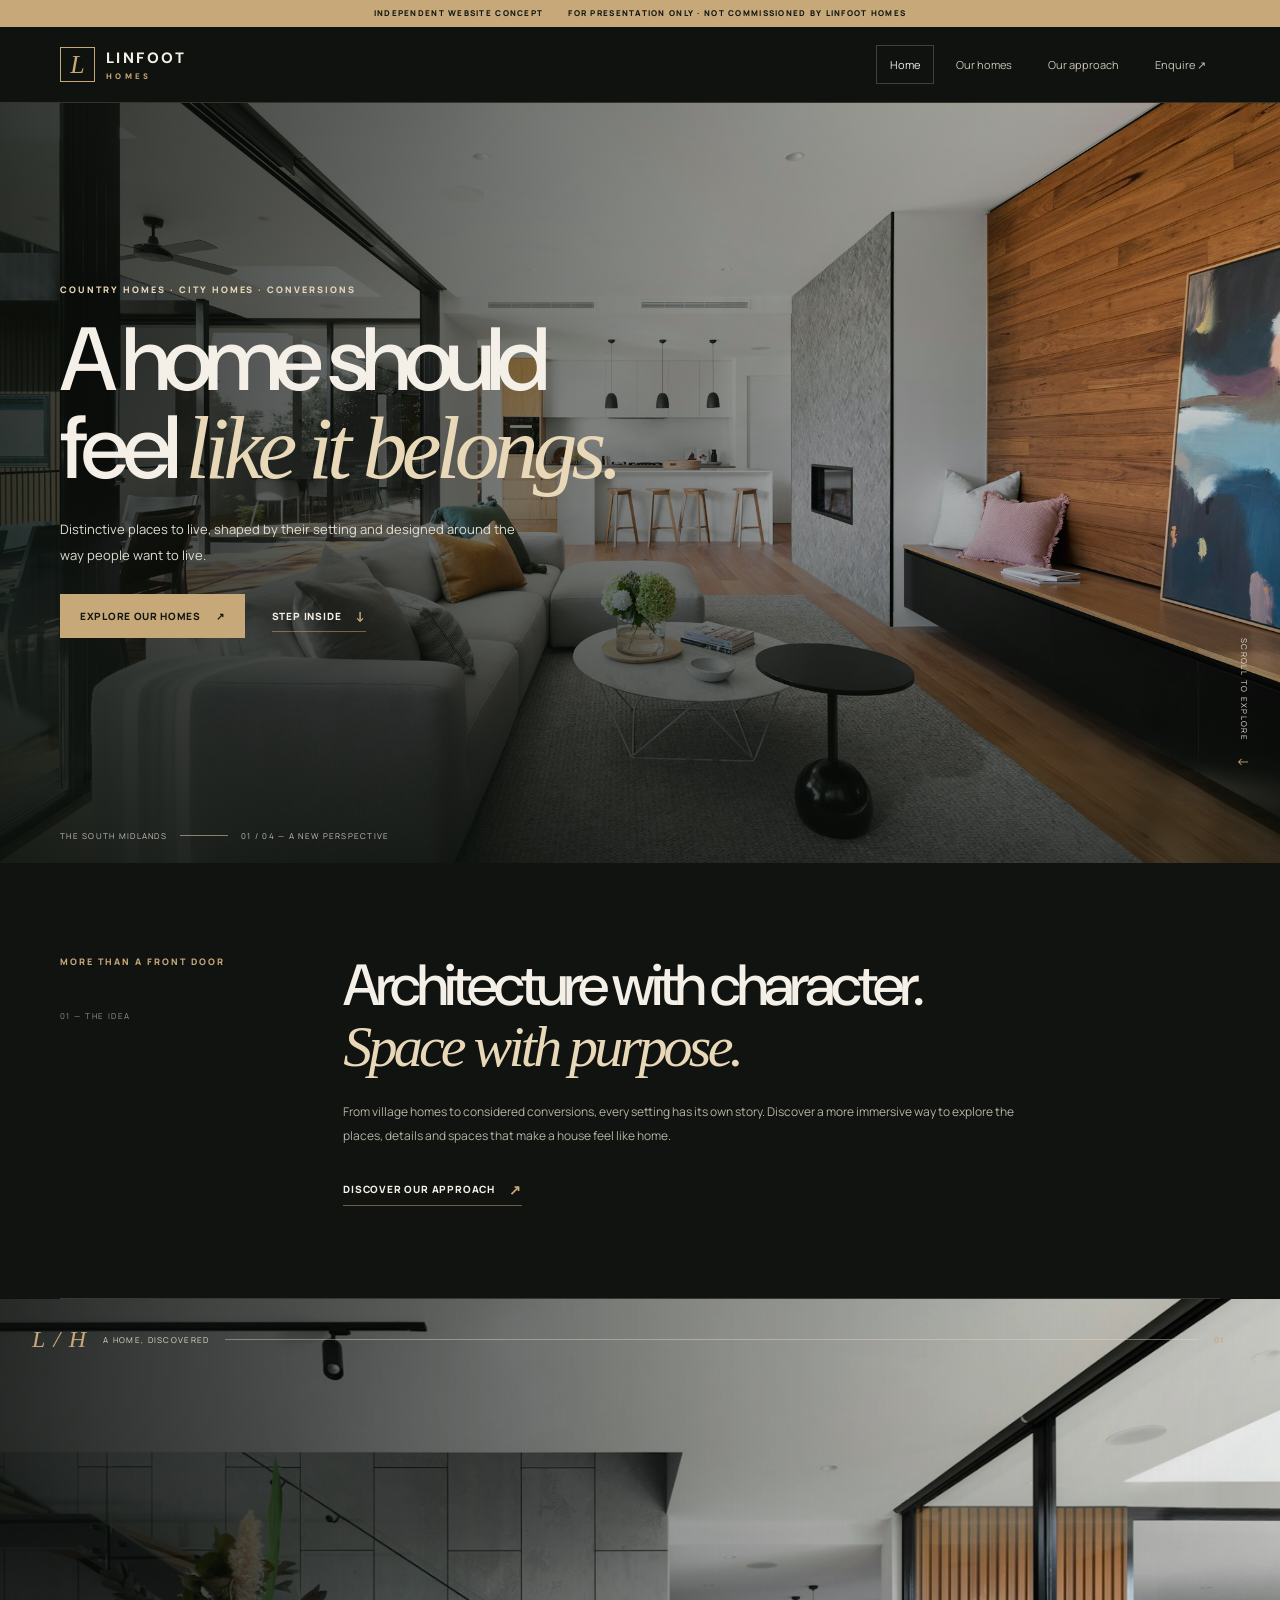
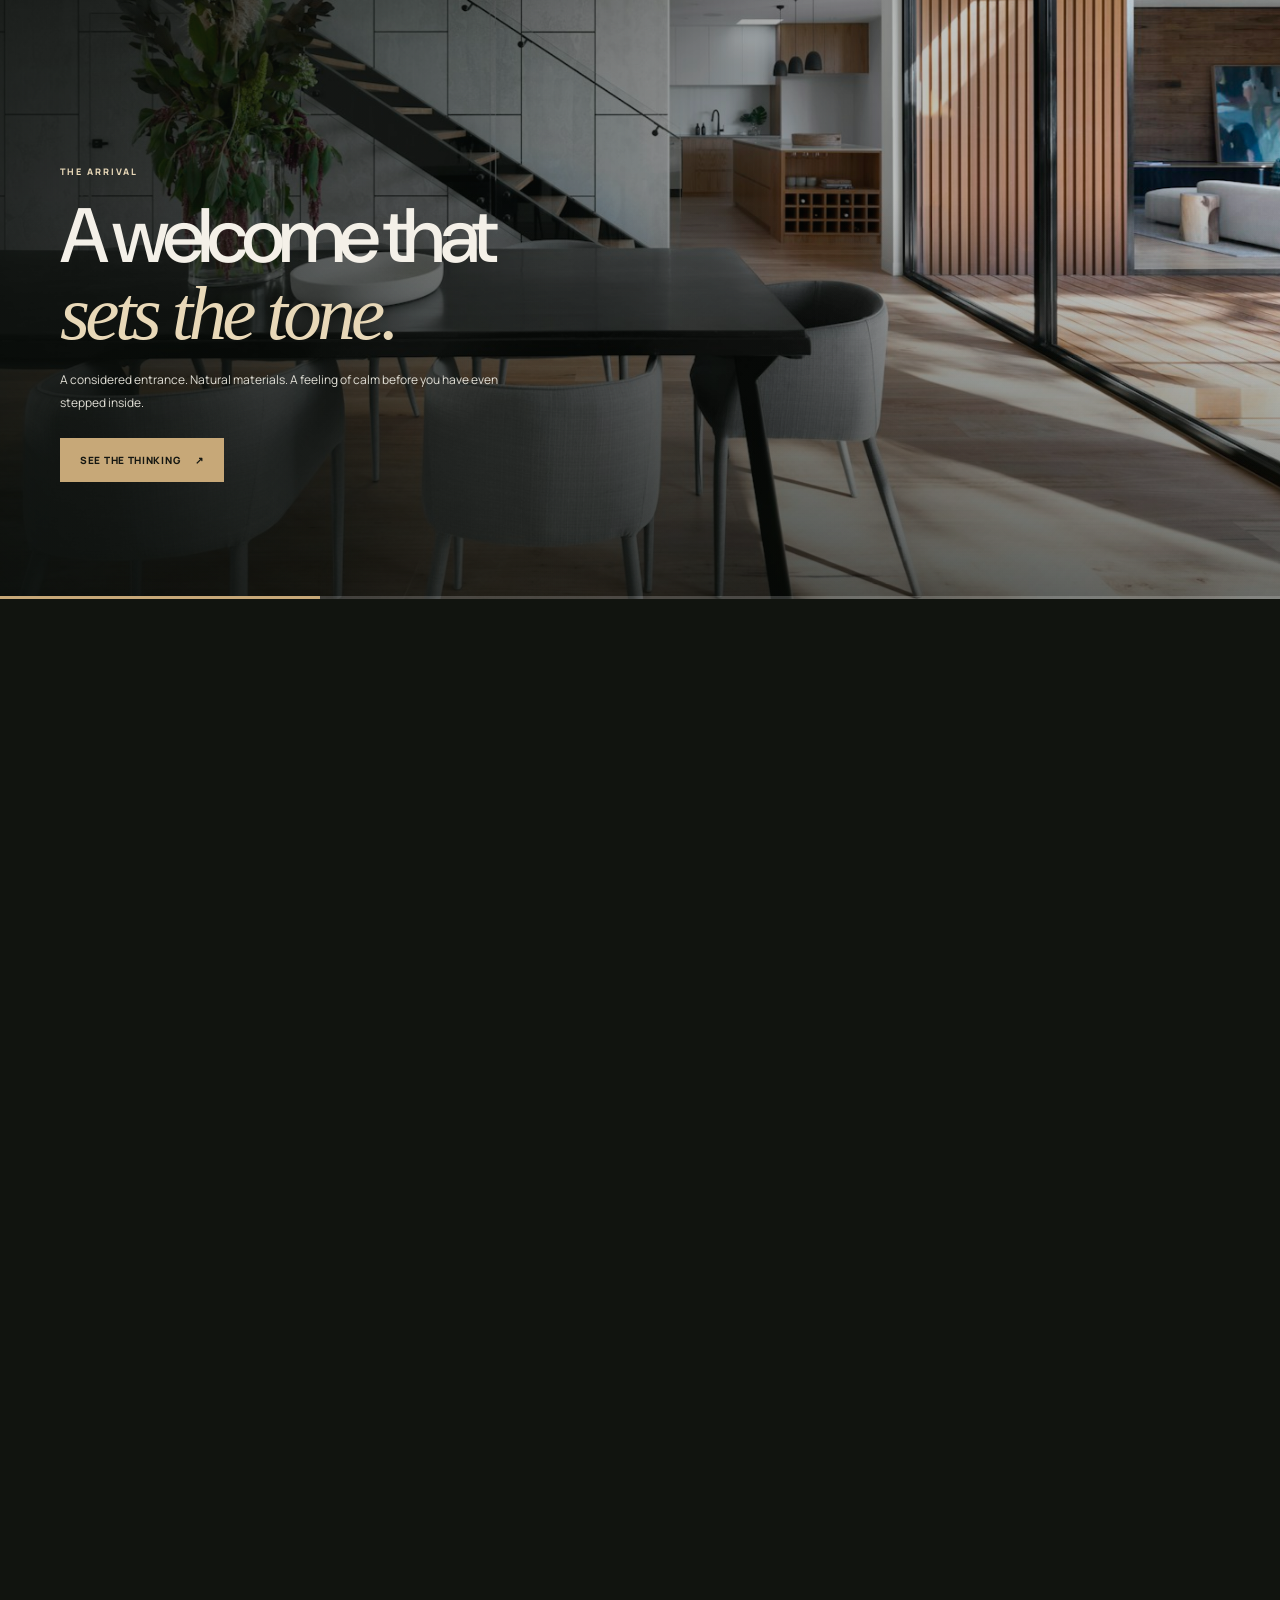
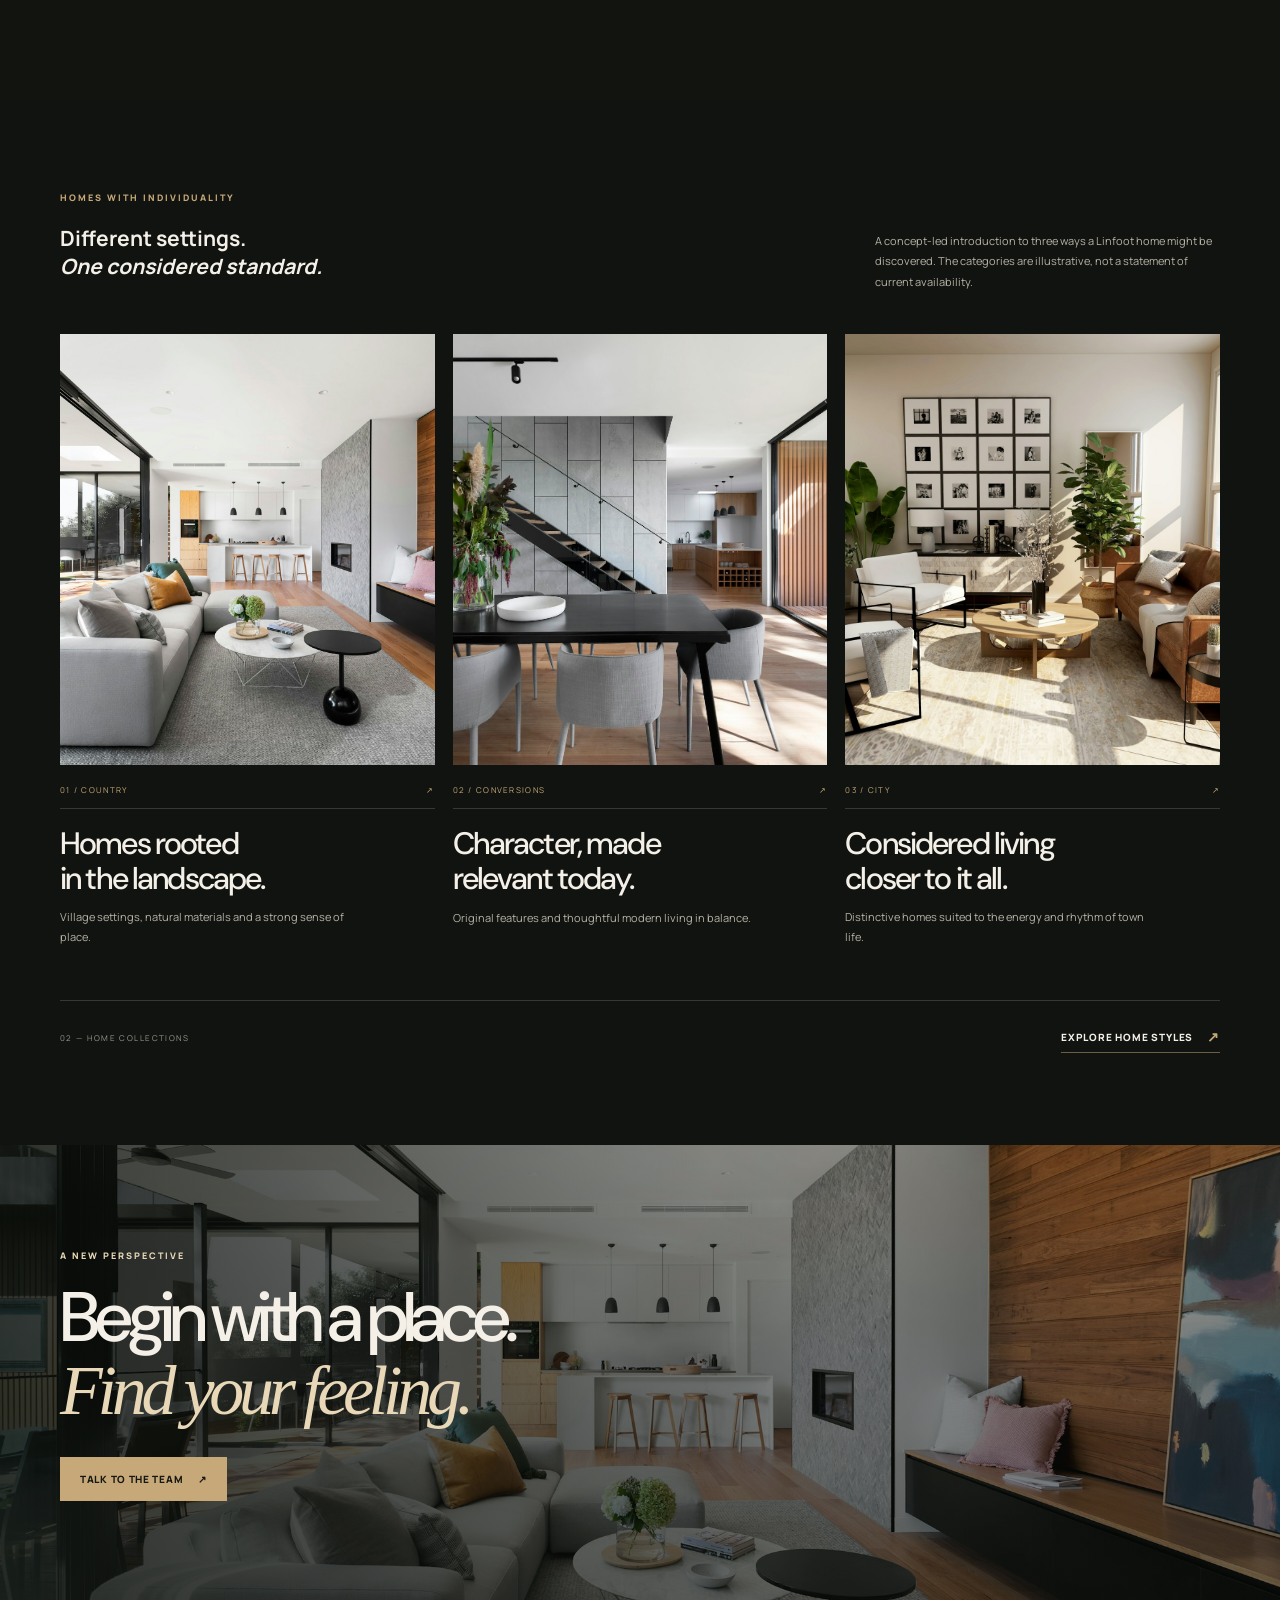
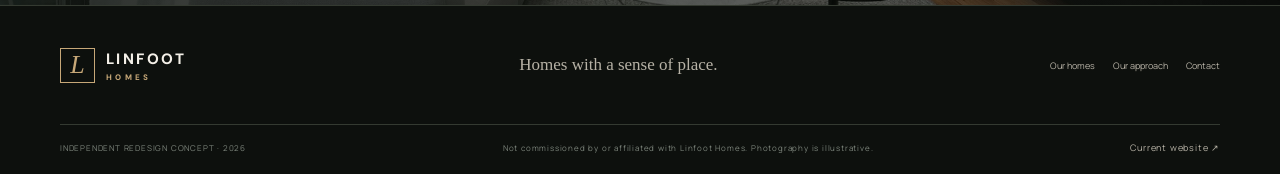
<file: index.html>
<!doctype html><html lang="en"><head><meta charset="utf-8"><meta name="viewport" content="width=device-width,initial-scale=1"><meta name="theme-color" content="#10130f"><meta name="description" content="An independent multi-page website concept for Linfoot Homes, featuring a cinematic scroll journey from corridor to rooms."><title>A home with a sense of place | Linfoot Homes — Independent Concept</title><link rel="preload" as="image" href="assets/country-home.jpg"><link rel="stylesheet" href="styles.css"><script src="script.js" defer></script></head><body><div class="concept-bar"><span>INDEPENDENT WEBSITE CONCEPT</span><span>For presentation only · Not commissioned by Linfoot Homes</span></div><header class="site-header"><a class="wordmark" href="index.html" aria-label="Linfoot Homes concept home"><span class="wordmark__icon">L</span><span class="wordmark__text">LINFOOT <small>HOMES</small></span></a><button class="menu-toggle" aria-expanded="false" aria-controls="site-nav" aria-label="Open navigation"><span></span><span></span></button><nav class="site-nav" id="site-nav" aria-label="Main navigation"><a href="index.html" class="is-active" aria-current="page">Home</a><a href="homes.html">Our homes</a><a href="approach.html">Our approach</a><a href="contact.html">Enquire <span>↗</span></a></nav></header><main>
<section class="hero"><div class="hero__image"></div><div class="hero__veil"></div><div class="hero__content wrap"><p class="eyebrow eyebrow--light">Country homes · City homes · Conversions</p><h1>A home should<br>feel <em>like it belongs.</em></h1><p class="hero__lead">Distinctive places to live, shaped by their setting and designed around the way people want to live.</p><div class="hero__actions"><a class="button button--light" href="homes.html">Explore our homes <span>↗</span></a><a class="text-link text-link--light" href="#the-experience">Step inside <span>↓</span></a></div></div><div class="hero__bottom wrap"><span>THE SOUTH MIDLANDS</span><span class="hero__rule"></span><span>01 / 04 — A NEW PERSPECTIVE</span></div><div class="hero__scroll">SCROLL TO EXPLORE <span>↓</span></div></section>
<section class="intro-section wrap section-pad"><div class="intro-section__label"><span class="eyebrow">More than a front door</span><span class="section-index">01 — THE IDEA</span></div><div class="intro-section__main"><h2>Architecture with character.<br><em>Space with purpose.</em></h2><p>From village homes to considered conversions, every setting has its own story. Discover a more immersive way to explore the places, details and spaces that make a house feel like home.</p><a class="text-link" href="approach.html">Discover our approach <span>↗</span></a></div></section>
<section class="immersive" id="the-experience" aria-label="Explore a home room by room"><div class="immersive__stage" aria-hidden="true"><div class="immersive__scene scene-hall is-active"></div><div class="immersive__scene scene-living"></div><div class="immersive__scene scene-kitchen"></div><div class="immersive__scene scene-garden"></div><div class="immersive__shade"></div><div class="immersive__hud"><span class="hud-mark">L / H</span><span class="hud-title">A HOME, DISCOVERED</span><span class="hud-line"></span><span class="hud-current"><b>01</b> / 04</span></div><div class="immersive__copy wrap" aria-live="polite"><p class="eyebrow eyebrow--light" id="journey-kicker">THE ARRIVAL</p><h2 id="journey-title">A welcome that<br><em>sets the tone.</em></h2><p id="journey-body">A considered entrance. Natural materials. A feeling of calm before you have even stepped inside.</p><a class="button button--light" id="journey-link" href="approach.html">See the thinking <span>↗</span></a></div><div class="immersive__progress"><span class="immersive__progress-fill"></span></div></div><div class="immersive__markers" aria-hidden="true"><div class="journey-marker" data-index="0" data-kicker="THE ARRIVAL" data-title="A welcome that<br><em>sets the tone.</em>" data-body="A considered entrance. Natural materials. A feeling of calm before you have even stepped inside." data-link="approach.html" data-linktext="See the thinking"></div><div class="journey-marker" data-index="1" data-kicker="THE LIVING SPACE" data-title="Room to settle.<br><em>Space to breathe.</em>" data-body="Light, proportion and texture come together to make spaces feel easy to live in, not just beautiful to look at." data-link="approach.html" data-linktext="Explore our approach"></div><div class="journey-marker" data-index="2" data-kicker="THE HEART OF HOME" data-title="Made for the<br><em>everyday moments.</em>" data-body="Thoughtful layouts and welcoming kitchens help the ordinary rituals of daily life feel a little more special." data-link="homes.html" data-linktext="Explore home styles"></div><div class="journey-marker" data-index="3" data-kicker="THE SETTING" data-title="A place to belong.<br><em>Inside and out.</em>" data-body="The architecture should sit naturally in its surroundings, bringing the home and its setting into one considered whole." data-link="homes.html" data-linktext="Find your next chapter"></div></div></section>
<section class="signature-section wrap section-pad"><div class="signature-section__top"><div><p class="eyebrow">Homes with individuality</p><h2>Different settings.<br><em>One considered standard.</em></h2></div><p class="signature-section__aside">A concept-led introduction to three ways a Linfoot home might be discovered. The categories are illustrative, not a statement of current availability.</p></div><div class="home-cards"><a class="home-card" href="homes.html#country-homes"><div class="home-card__image home-card__image--country"></div><div class="home-card__meta"><span>01 / COUNTRY</span><span>↗</span></div><h3>Homes rooted<br>in the landscape.</h3><p>Village settings, natural materials and a strong sense of place.</p></a><a class="home-card" href="homes.html#conversions"><div class="home-card__image home-card__image--conversion"></div><div class="home-card__meta"><span>02 / CONVERSIONS</span><span>↗</span></div><h3>Character, made<br>relevant today.</h3><p>Original features and thoughtful modern living in balance.</p></a><a class="home-card" href="homes.html#city-homes"><div class="home-card__image home-card__image--city"></div><div class="home-card__meta"><span>03 / CITY</span><span>↗</span></div><h3>Considered living<br>closer to it all.</h3><p>Distinctive homes suited to the energy and rhythm of town life.</p></a></div><div class="section-end"><span class="section-index">02 — HOME COLLECTIONS</span><a class="text-link" href="homes.html">Explore home styles <span>↗</span></a></div></section>
<section class="closing-banner"><div class="closing-banner__image"></div><div class="closing-banner__shade"></div><div class="closing-banner__content wrap"><p class="eyebrow eyebrow--light">A new perspective</p><h2>Begin with a place.<br><em>Find your feeling.</em></h2><a class="button button--light" href="contact.html">Talk to the team <span>↗</span></a></div></section></main><footer class="site-footer"><div class="site-footer__top wrap"><a class="wordmark" href="index.html"><span class="wordmark__icon">L</span><span class="wordmark__text">LINFOOT <small>HOMES</small></span></a><p>Homes with a sense of place.</p><div class="site-footer__links"><a href="homes.html">Our homes</a><a href="approach.html">Our approach</a><a href="contact.html">Contact</a></div></div><div class="site-footer__bottom wrap"><span>INDEPENDENT REDESIGN CONCEPT · 2026</span><span>Not commissioned by or affiliated with Linfoot Homes. Photography is illustrative.</span><a href="https://www.linfoothomes.co.uk/" target="_blank" rel="noopener noreferrer">Current website ↗</a></div></footer></body></html>
</file>
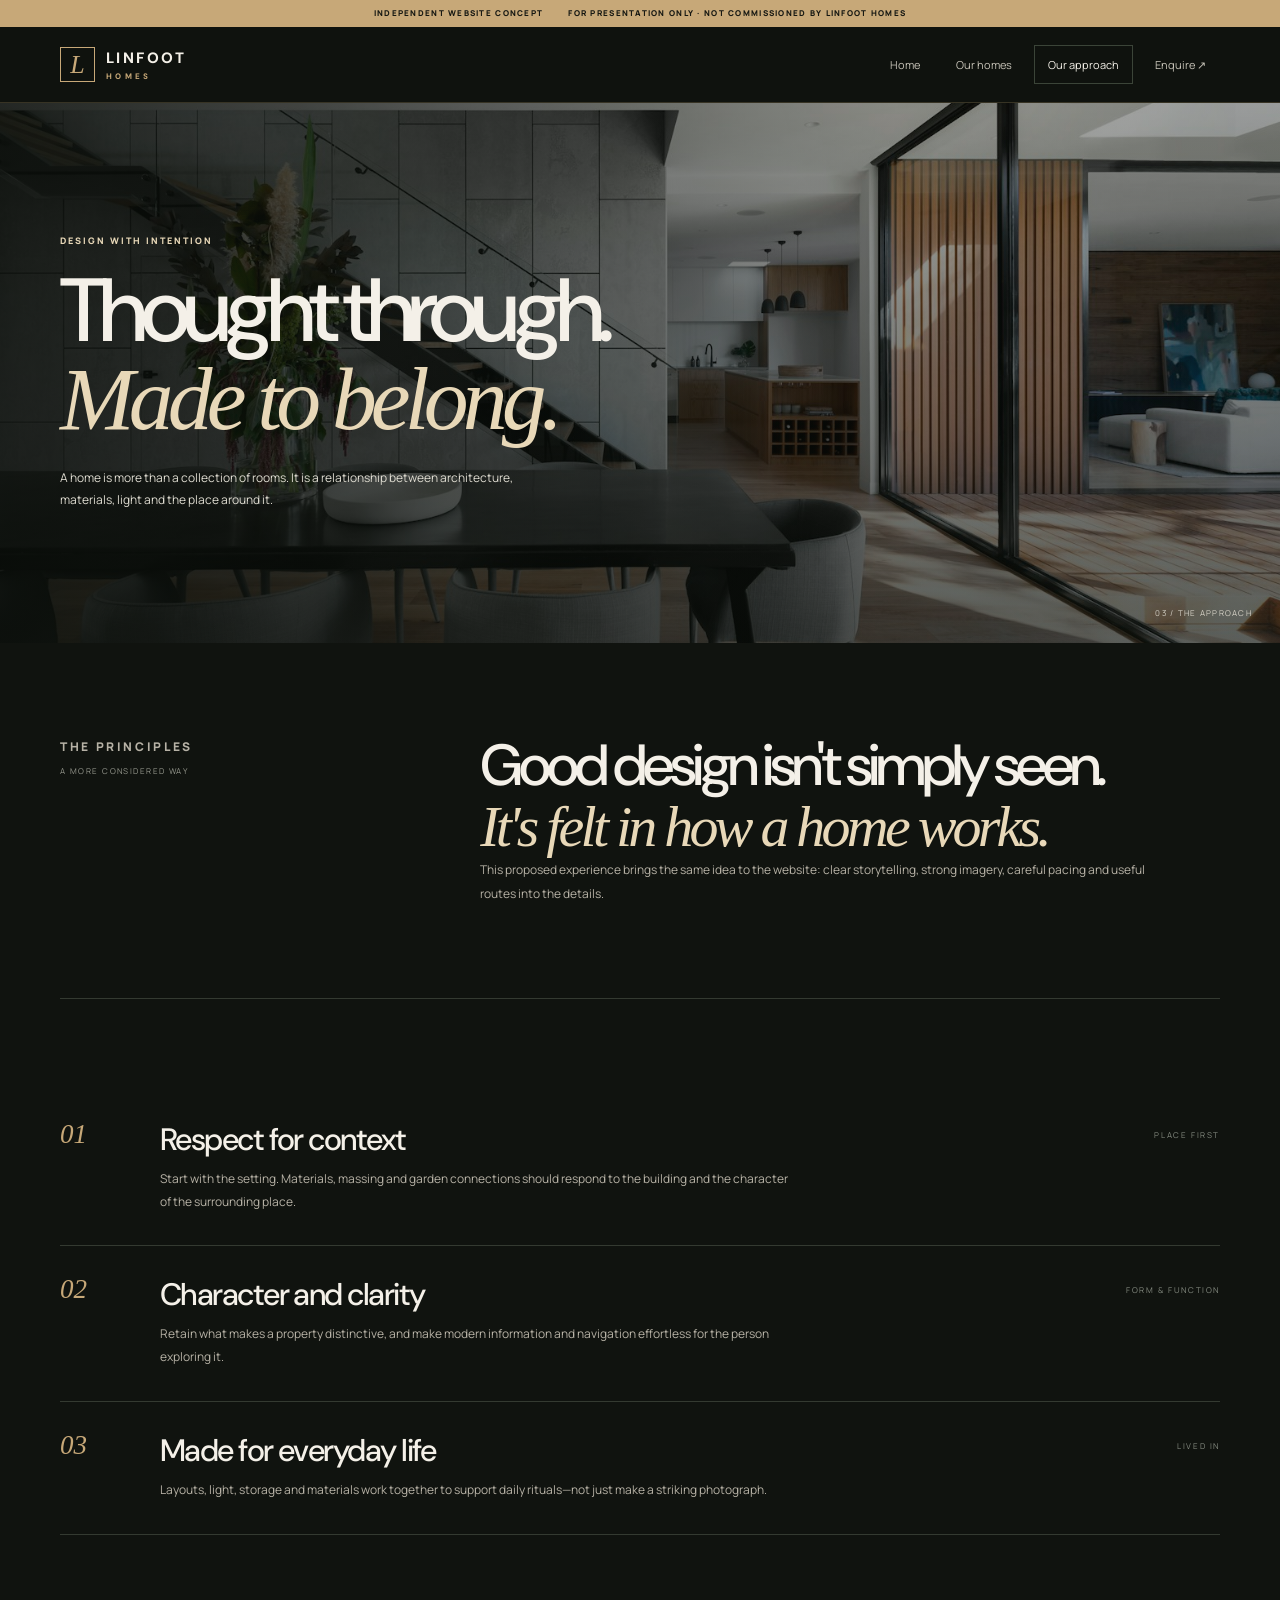
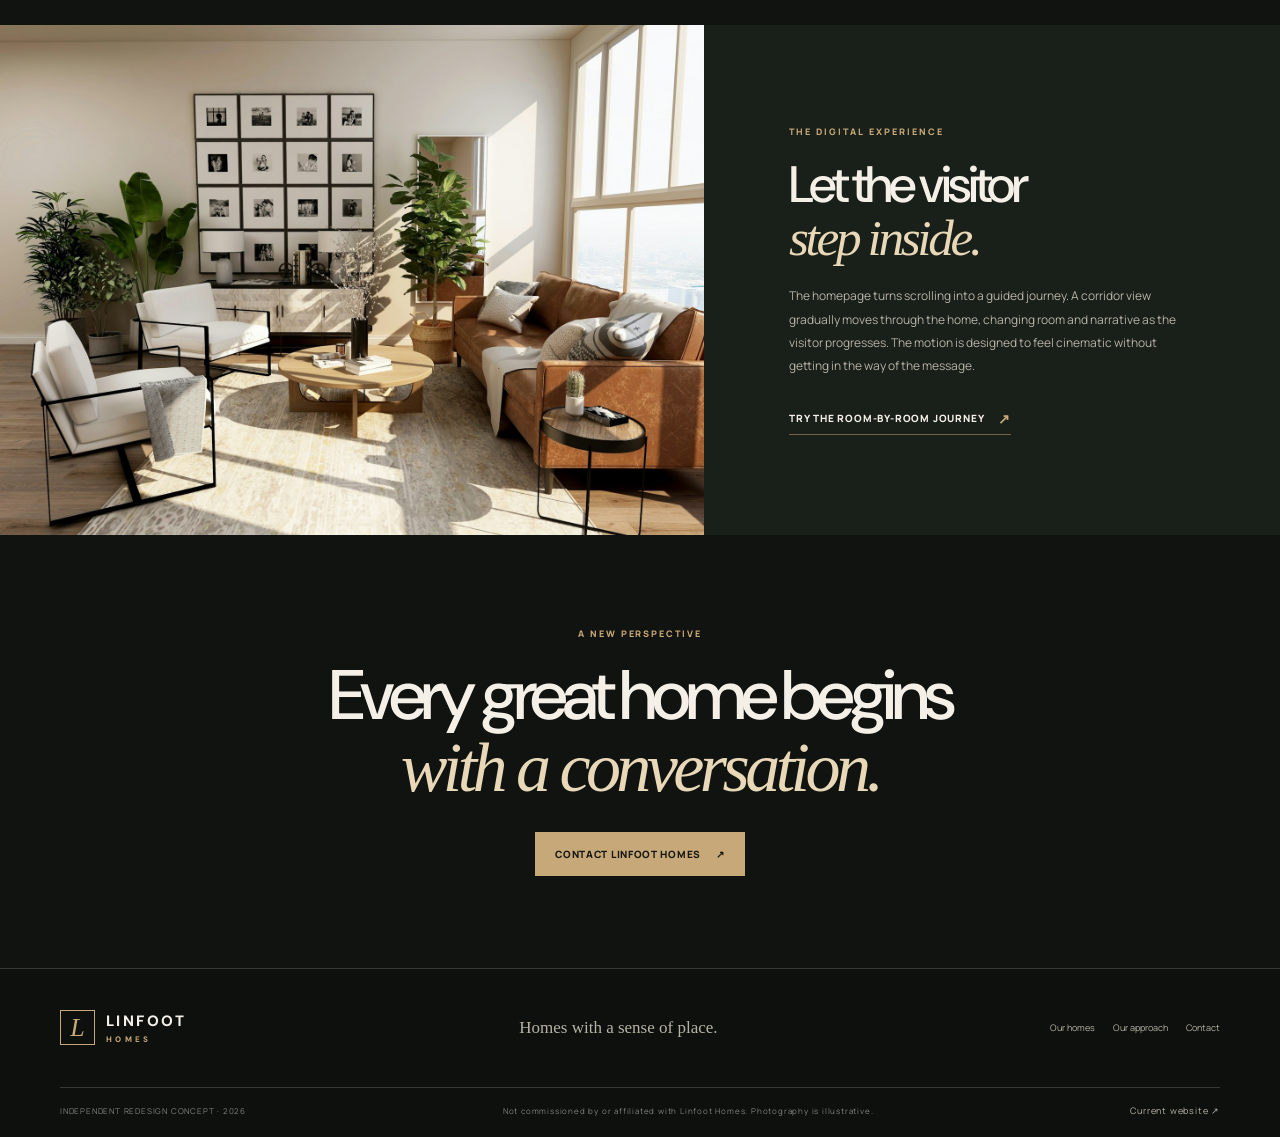
<file: approach.html>
<!doctype html><html lang="en"><head><meta charset="utf-8"><meta name="viewport" content="width=device-width,initial-scale=1"><meta name="theme-color" content="#10130f"><meta name="description" content="An architectural design story exploring setting, character and everyday living."><title>Our approach | Linfoot Homes — Independent Concept</title><link rel="preload" as="image" href="assets/country-home.jpg"><link rel="stylesheet" href="styles.css"><script src="script.js" defer></script></head><body><div class="concept-bar"><span>INDEPENDENT WEBSITE CONCEPT</span><span>For presentation only · Not commissioned by Linfoot Homes</span></div><header class="site-header"><a class="wordmark" href="index.html" aria-label="Linfoot Homes concept home"><span class="wordmark__icon">L</span><span class="wordmark__text">LINFOOT <small>HOMES</small></span></a><button class="menu-toggle" aria-expanded="false" aria-controls="site-nav" aria-label="Open navigation"><span></span><span></span></button><nav class="site-nav" id="site-nav" aria-label="Main navigation"><a href="index.html">Home</a><a href="homes.html">Our homes</a><a href="approach.html" class="is-active" aria-current="page">Our approach</a><a href="contact.html">Enquire <span>↗</span></a></nav></header><main><section class="page-hero"><div class="page-hero__image page-hero__image--hall"></div><div class="page-hero__shade"></div><div class="page-hero__content wrap"><p class="eyebrow eyebrow--light">Design with intention</p><h1>Thought through.<br><em>Made to belong.</em></h1><p>A home is more than a collection of rooms. It is a relationship between architecture, materials, light and the place around it.</p></div><div class="page-hero__stamp">03 / THE APPROACH</div></section>
<section class="page-intro wrap section-pad"><div><p class="eyebrow">The principles</p><span class="section-index">A MORE CONSIDERED WAY</span></div><div><h2>Good design isn't simply seen.<br><em>It's felt in how a home works.</em></h2><p>This proposed experience brings the same idea to the website: clear storytelling, strong imagery, careful pacing and useful routes into the details.</p></div></section>
<section class="principles wrap section-pad"><article class="principle"><div class="principle__number">01</div><div><h3>Respect for context</h3><p>Start with the setting. Materials, massing and garden connections should respond to the building and the character of the surrounding place.</p></div><div class="principle__tag">PLACE FIRST</div></article><article class="principle"><div class="principle__number">02</div><div><h3>Character and clarity</h3><p>Retain what makes a property distinctive, and make modern information and navigation effortless for the person exploring it.</p></div><div class="principle__tag">FORM & FUNCTION</div></article><article class="principle"><div class="principle__number">03</div><div><h3>Made for everyday life</h3><p>Layouts, light, storage and materials work together to support daily rituals—not just make a striking photograph.</p></div><div class="principle__tag">LIVED IN</div></article></section>
<section class="approach-feature"><div class="approach-feature__image"></div><div class="approach-feature__copy"><p class="eyebrow">The digital experience</p><h2>Let the visitor<br><em>step inside.</em></h2><p>The homepage turns scrolling into a guided journey. A corridor view gradually moves through the home, changing room and narrative as the visitor progresses. The motion is designed to feel cinematic without getting in the way of the message.</p><a class="text-link" href="index.html#the-experience">Try the room-by-room journey <span>↗</span></a></div></section>
<section class="simple-cta wrap section-pad"><p class="eyebrow">A new perspective</p><h2>Every great home begins<br><em>with a conversation.</em></h2><a class="button button--light" href="contact.html">Contact Linfoot Homes <span>↗</span></a></section></main><footer class="site-footer"><div class="site-footer__top wrap"><a class="wordmark" href="index.html"><span class="wordmark__icon">L</span><span class="wordmark__text">LINFOOT <small>HOMES</small></span></a><p>Homes with a sense of place.</p><div class="site-footer__links"><a href="homes.html">Our homes</a><a href="approach.html">Our approach</a><a href="contact.html">Contact</a></div></div><div class="site-footer__bottom wrap"><span>INDEPENDENT REDESIGN CONCEPT · 2026</span><span>Not commissioned by or affiliated with Linfoot Homes. Photography is illustrative.</span><a href="https://www.linfoothomes.co.uk/" target="_blank" rel="noopener noreferrer">Current website ↗</a></div></footer></body></html>
</file>
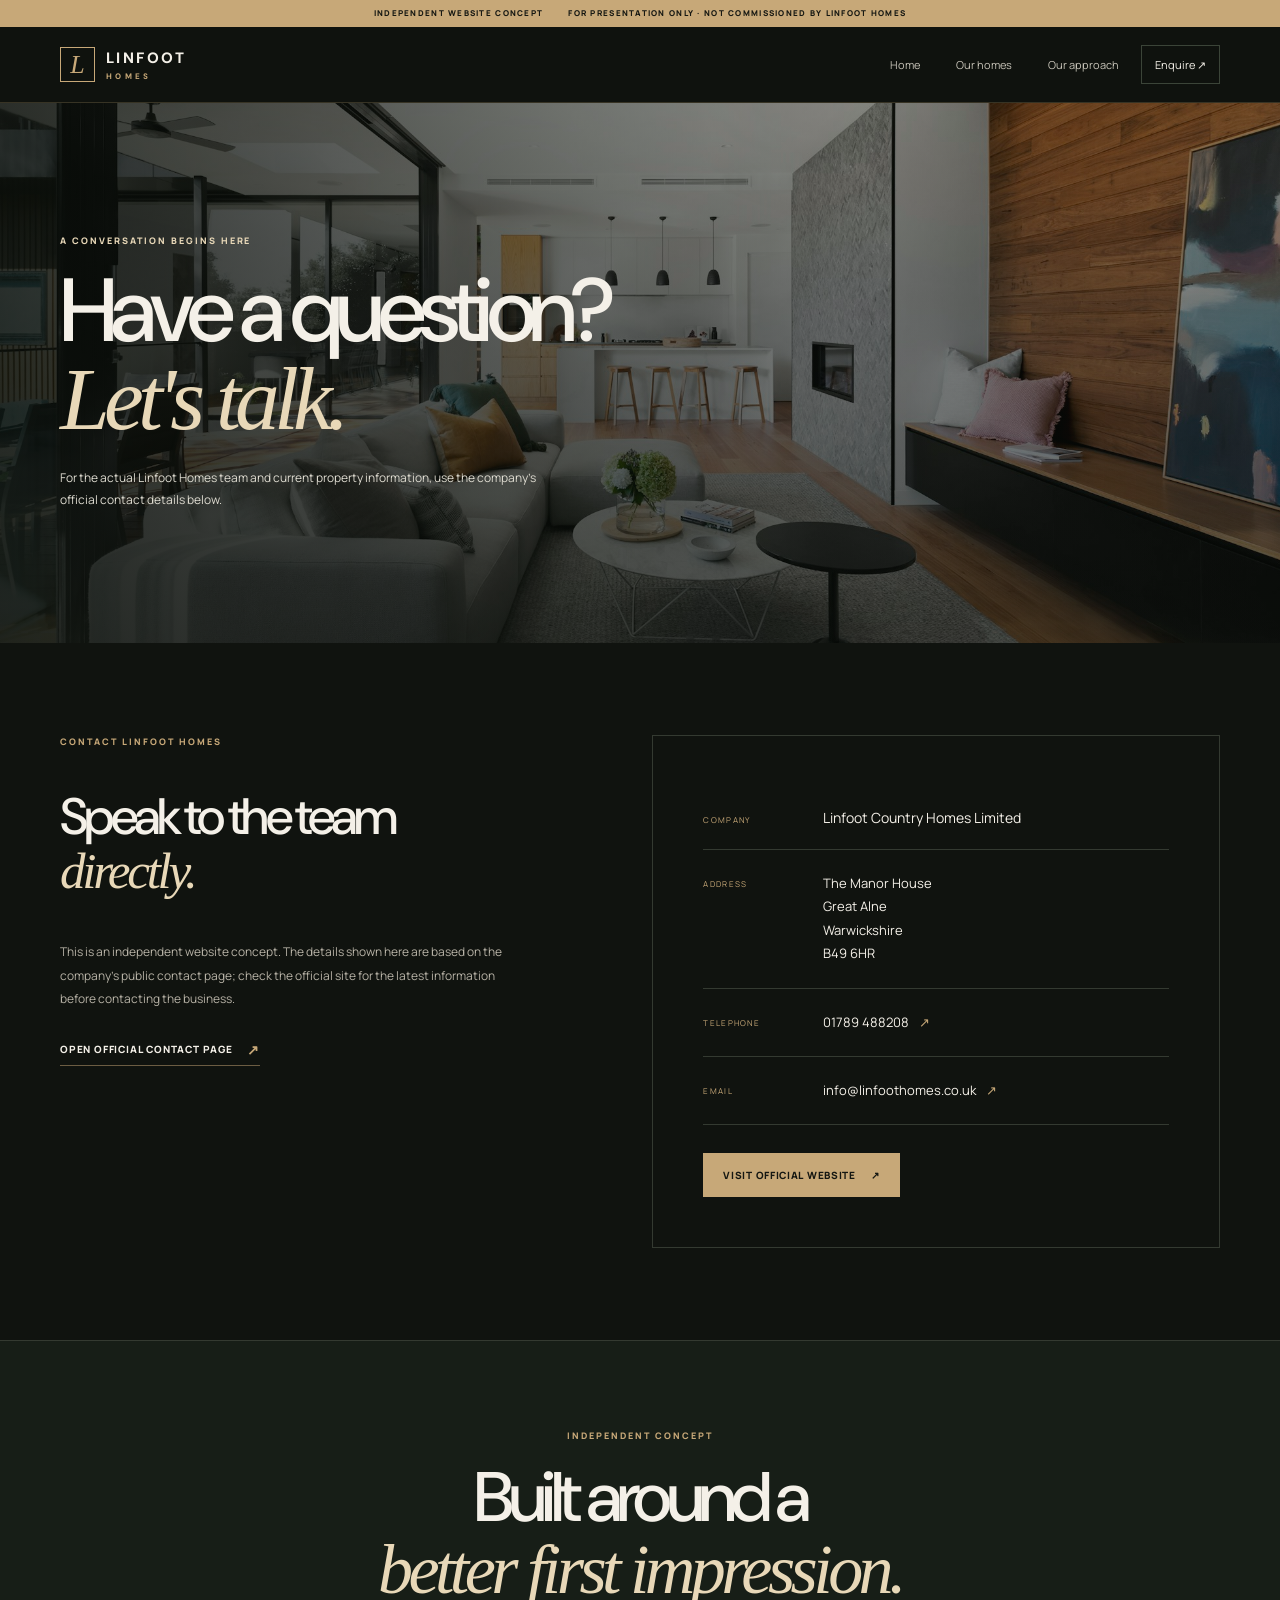
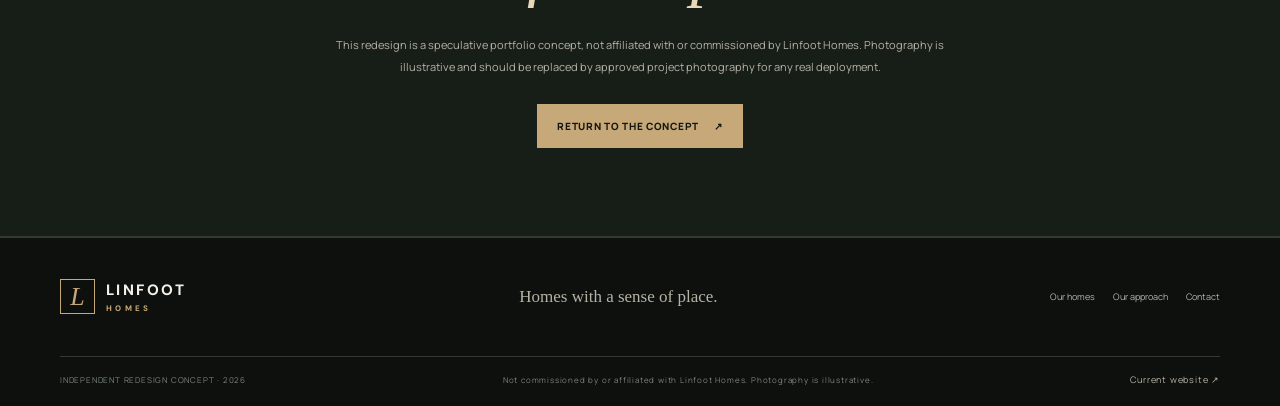
<file: contact.html>
<!doctype html><html lang="en"><head><meta charset="utf-8"><meta name="viewport" content="width=device-width,initial-scale=1"><meta name="theme-color" content="#10130f"><meta name="description" content="Official Linfoot Homes contact information for a speculative website redesign concept."><title>Enquire | Linfoot Homes — Independent Concept</title><link rel="preload" as="image" href="assets/country-home.jpg"><link rel="stylesheet" href="styles.css"><script src="script.js" defer></script></head><body><div class="concept-bar"><span>INDEPENDENT WEBSITE CONCEPT</span><span>For presentation only · Not commissioned by Linfoot Homes</span></div><header class="site-header"><a class="wordmark" href="index.html" aria-label="Linfoot Homes concept home"><span class="wordmark__icon">L</span><span class="wordmark__text">LINFOOT <small>HOMES</small></span></a><button class="menu-toggle" aria-expanded="false" aria-controls="site-nav" aria-label="Open navigation"><span></span><span></span></button><nav class="site-nav" id="site-nav" aria-label="Main navigation"><a href="index.html">Home</a><a href="homes.html">Our homes</a><a href="approach.html">Our approach</a><a href="contact.html" class="is-active" aria-current="page">Enquire <span>↗</span></a></nav></header><main><section class="contact-hero"><div class="contact-hero__image"></div><div class="contact-hero__shade"></div><div class="contact-hero__content wrap"><p class="eyebrow eyebrow--light">A conversation begins here</p><h1>Have a question?<br><em>Let's talk.</em></h1><p>For the actual Linfoot Homes team and current property information, use the company's official contact details below.</p></div></section>
<section class="contact-layout wrap section-pad"><div class="contact-layout__intro"><p class="eyebrow">Contact Linfoot Homes</p><h2>Speak to the team<br><em>directly.</em></h2><p>This is an independent website concept. The details shown here are based on the company's public contact page; check the official site for the latest information before contacting the business.</p><a class="text-link" href="https://www.linfoothomes.co.uk/contactus.php" target="_blank" rel="noopener noreferrer">Open official contact page <span>↗</span></a></div><div class="contact-card"><div class="contact-card__row"><span class="contact-card__label">COMPANY</span><div>Linfoot Country Homes Limited</div></div><div class="contact-card__row"><span class="contact-card__label">ADDRESS</span><address>The Manor House<br>Great Alne<br>Warwickshire<br>B49 6HR</address></div><div class="contact-card__row"><span class="contact-card__label">TELEPHONE</span><a href="tel:+441789488208">01789 488208 <span>↗</span></a></div><div class="contact-card__row"><span class="contact-card__label">EMAIL</span><a href="mailto:info@linfoothomes.co.uk">info@linfoothomes.co.uk <span>↗</span></a></div><a class="button button--light contact-card__button" href="https://www.linfoothomes.co.uk/contactus.php" target="_blank" rel="noopener noreferrer">Visit official website <span>↗</span></a></div></section>
<section class="contact-note"><div class="wrap"><p class="eyebrow">Independent concept</p><h2>Built around a<br><em>better first impression.</em></h2><p>This redesign is a speculative portfolio concept, not affiliated with or commissioned by Linfoot Homes. Photography is illustrative and should be replaced by approved project photography for any real deployment.</p><a class="button button--light" href="index.html">Return to the concept <span>↗</span></a></div></section></main><footer class="site-footer"><div class="site-footer__top wrap"><a class="wordmark" href="index.html"><span class="wordmark__icon">L</span><span class="wordmark__text">LINFOOT <small>HOMES</small></span></a><p>Homes with a sense of place.</p><div class="site-footer__links"><a href="homes.html">Our homes</a><a href="approach.html">Our approach</a><a href="contact.html">Contact</a></div></div><div class="site-footer__bottom wrap"><span>INDEPENDENT REDESIGN CONCEPT · 2026</span><span>Not commissioned by or affiliated with Linfoot Homes. Photography is illustrative.</span><a href="https://www.linfoothomes.co.uk/" target="_blank" rel="noopener noreferrer">Current website ↗</a></div></footer></body></html>
</file>
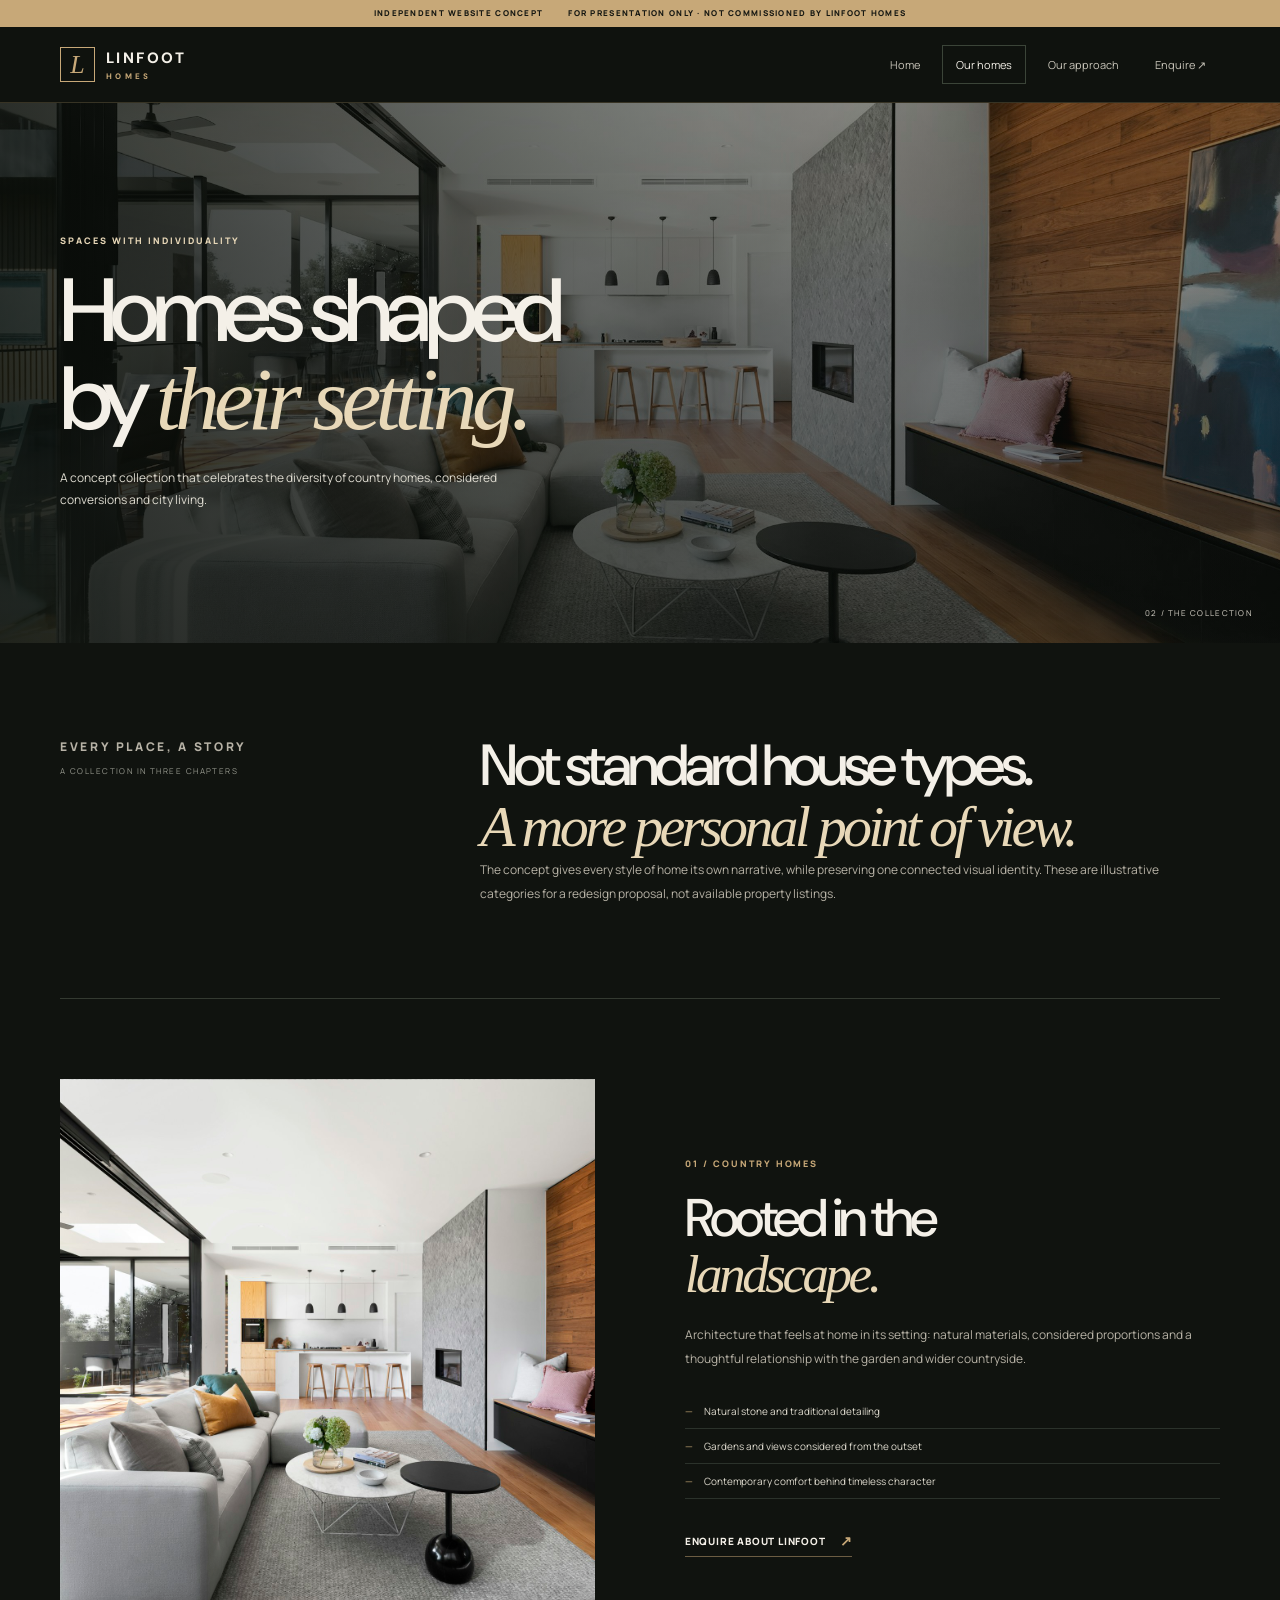
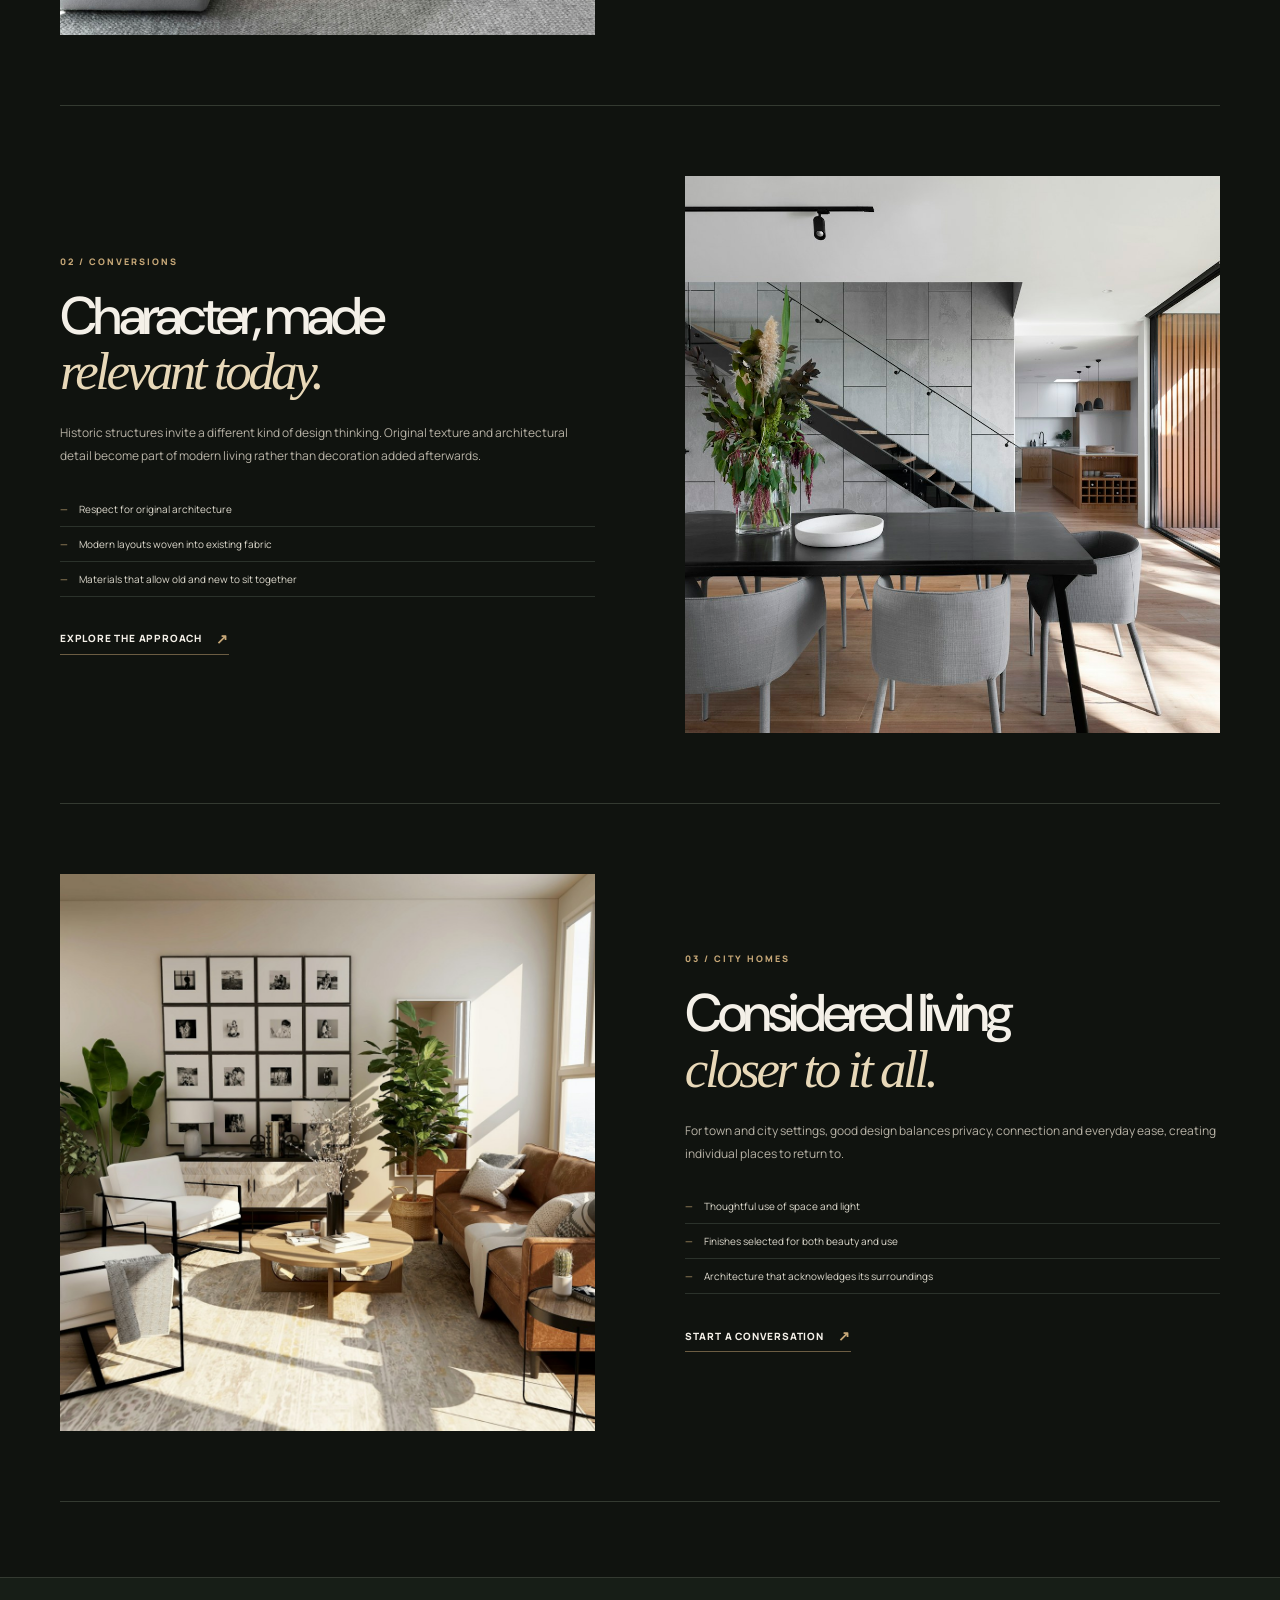
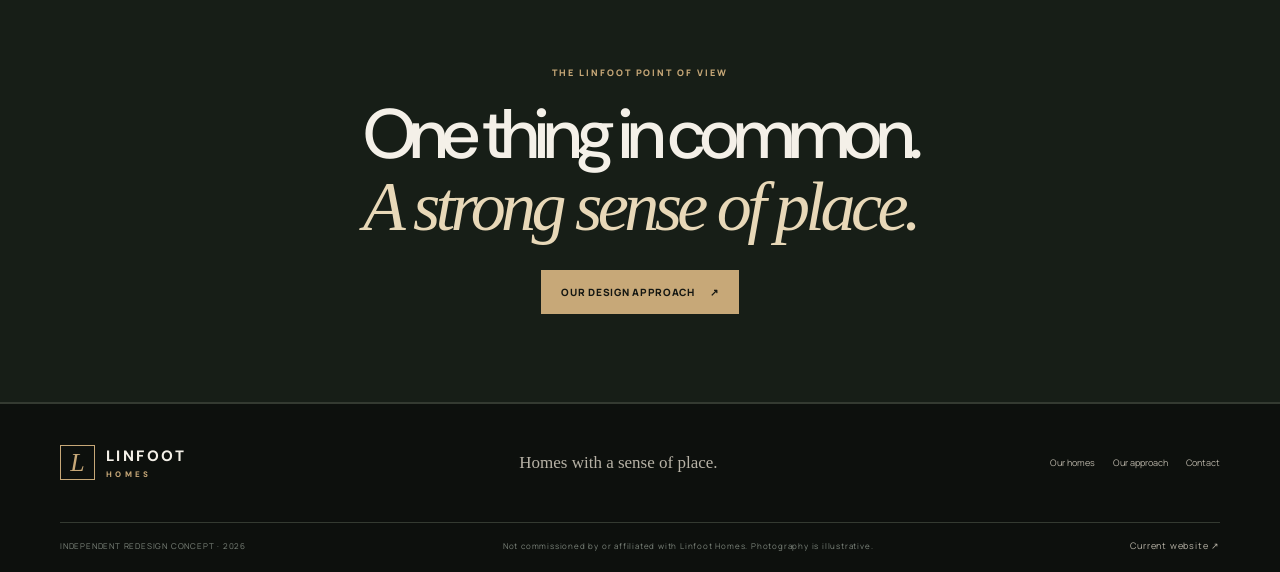
<file: homes.html>
<!doctype html><html lang="en"><head><meta charset="utf-8"><meta name="viewport" content="width=device-width,initial-scale=1"><meta name="theme-color" content="#10130f"><meta name="description" content="A concept collection for country homes, conversions and city homes."><title>Our homes | Linfoot Homes — Independent Concept</title><link rel="preload" as="image" href="assets/country-home.jpg"><link rel="stylesheet" href="styles.css"><script src="script.js" defer></script></head><body><div class="concept-bar"><span>INDEPENDENT WEBSITE CONCEPT</span><span>For presentation only · Not commissioned by Linfoot Homes</span></div><header class="site-header"><a class="wordmark" href="index.html" aria-label="Linfoot Homes concept home"><span class="wordmark__icon">L</span><span class="wordmark__text">LINFOOT <small>HOMES</small></span></a><button class="menu-toggle" aria-expanded="false" aria-controls="site-nav" aria-label="Open navigation"><span></span><span></span></button><nav class="site-nav" id="site-nav" aria-label="Main navigation"><a href="index.html">Home</a><a href="homes.html" class="is-active" aria-current="page">Our homes</a><a href="approach.html">Our approach</a><a href="contact.html">Enquire <span>↗</span></a></nav></header><main><section class="page-hero"><div class="page-hero__image page-hero__image--house"></div><div class="page-hero__shade"></div><div class="page-hero__content wrap"><p class="eyebrow eyebrow--light">Spaces with individuality</p><h1>Homes shaped<br>by <em>their setting.</em></h1><p>A concept collection that celebrates the diversity of country homes, considered conversions and city living.</p></div><div class="page-hero__stamp">02 / THE COLLECTION</div></section>
<section class="page-intro wrap section-pad"><div><p class="eyebrow">Every place, a story</p><span class="section-index">A COLLECTION IN THREE CHAPTERS</span></div><div><h2>Not standard house types.<br><em>A more personal point of view.</em></h2><p>The concept gives every style of home its own narrative, while preserving one connected visual identity. These are illustrative categories for a redesign proposal, not available property listings.</p></div></section>
<section class="collection-list wrap"><article class="collection-item" id="country-homes"><div class="collection-item__image collection-item__image--country"></div><div class="collection-item__copy"><p class="eyebrow">01 / Country homes</p><h2>Rooted in the<br><em>landscape.</em></h2><p>Architecture that feels at home in its setting: natural materials, considered proportions and a thoughtful relationship with the garden and wider countryside.</p><ul><li>Natural stone and traditional detailing</li><li>Gardens and views considered from the outset</li><li>Contemporary comfort behind timeless character</li></ul><a class="text-link" href="contact.html">Enquire about Linfoot <span>↗</span></a></div></article>
<article class="collection-item collection-item--reverse" id="conversions"><div class="collection-item__image collection-item__image--conversion"></div><div class="collection-item__copy"><p class="eyebrow">02 / Conversions</p><h2>Character, made<br><em>relevant today.</em></h2><p>Historic structures invite a different kind of design thinking. Original texture and architectural detail become part of modern living rather than decoration added afterwards.</p><ul><li>Respect for original architecture</li><li>Modern layouts woven into existing fabric</li><li>Materials that allow old and new to sit together</li></ul><a class="text-link" href="approach.html">Explore the approach <span>↗</span></a></div></article>
<article class="collection-item" id="city-homes"><div class="collection-item__image collection-item__image--city"></div><div class="collection-item__copy"><p class="eyebrow">03 / City homes</p><h2>Considered living<br><em>closer to it all.</em></h2><p>For town and city settings, good design balances privacy, connection and everyday ease, creating individual places to return to.</p><ul><li>Thoughtful use of space and light</li><li>Finishes selected for both beauty and use</li><li>Architecture that acknowledges its surroundings</li></ul><a class="text-link" href="contact.html">Start a conversation <span>↗</span></a></div></article></section>
<section class="statement-band"><div class="statement-band__inner wrap"><p class="eyebrow">The Linfoot point of view</p><h2>One thing in common.<br><em>A strong sense of place.</em></h2><a class="button button--light" href="approach.html">Our design approach <span>↗</span></a></div></section></main><footer class="site-footer"><div class="site-footer__top wrap"><a class="wordmark" href="index.html"><span class="wordmark__icon">L</span><span class="wordmark__text">LINFOOT <small>HOMES</small></span></a><p>Homes with a sense of place.</p><div class="site-footer__links"><a href="homes.html">Our homes</a><a href="approach.html">Our approach</a><a href="contact.html">Contact</a></div></div><div class="site-footer__bottom wrap"><span>INDEPENDENT REDESIGN CONCEPT · 2026</span><span>Not commissioned by or affiliated with Linfoot Homes. Photography is illustrative.</span><a href="https://www.linfoothomes.co.uk/" target="_blank" rel="noopener noreferrer">Current website ↗</a></div></footer></body></html>
</file>
<file: styles.css>
@import url('https://fonts.googleapis.com/css2?family=DM+Sans:wght@400;500;600;700&family=Manrope:wght@400;500;600;700;800&display=swap');
:root{--ink:#f4f0e8;--muted:#b7b2a6;--paper:#10130f;--panel:#1a201a;--line:#343a31;--gold:#c7a878;--gold-light:#e8d8b8;--green:#27372b;--serif:Georgia,'Times New Roman',serif;--display:'DM Sans',sans-serif;--body:'Manrope',sans-serif;--width:1160px}*{box-sizing:border-box}html{scroll-behavior:smooth;scroll-padding-top:85px}body{margin:0;background:var(--paper);color:var(--ink);font-family:var(--body),sans-serif;font-size:14px}a{color:inherit;text-decoration:none}img{display:block;max-width:100%}.wrap{width:min(var(--width),calc(100% - 48px));margin-inline:auto}.concept-bar{min-height:27px;padding:7px 24px;display:flex;justify-content:center;gap:25px;background:#c7a878;color:#151712;text-transform:uppercase;font-size:8px;letter-spacing:.16em;font-weight:800}.site-header{position:sticky;top:0;z-index:20;display:flex;align-items:center;justify-content:space-between;gap:24px;padding:18px max(24px,calc((100% - var(--width))/2));background:rgba(16,19,15,.92);border-bottom:1px solid rgba(199,168,120,.22);backdrop-filter:blur(16px)}.wordmark{display:flex;align-items:center;gap:11px}.wordmark__icon{display:grid;place-items:center;width:35px;height:35px;border:1px solid var(--gold);color:var(--gold);font:italic 26px var(--serif)}.wordmark__text{font:800 15px var(--display);letter-spacing:.16em}.wordmark__text small{display:block;font-size:8px;letter-spacing:.42em;color:var(--gold);margin-top:3px}.site-nav{display:flex;align-items:center;gap:8px}.site-nav a{font-size:11px;color:#c8c4b9;padding:11px 13px;border:1px solid transparent;transition:color .25s,border-color .25s,background .25s}.site-nav a:hover,.site-nav a.is-active{color:var(--ink);border-color:#3b4438}.site-nav .nav-contact{background:var(--gold);color:#171912;border-color:var(--gold);font-weight:800}.site-nav .nav-contact span{margin-left:9px}.menu-toggle{display:none;background:none;border:1px solid var(--line);width:42px;height:39px}.menu-toggle span{display:block;width:17px;height:1px;background:var(--ink);margin:5px auto}.eyebrow{font-size:9px;letter-spacing:.22em;text-transform:uppercase;color:var(--gold);font-weight:800;margin:0 0 20px}.eyebrow--light{color:var(--gold-light)}.section-index{font-size:8px;letter-spacing:.18em;color:#96988e}.hero{min-height:min(760px,calc(100svh - 80px));position:relative;display:flex;align-items:center;overflow:hidden;background:#242a23}.hero__image,.hero__veil{position:absolute;inset:0}.hero__image{background:url('assets/country-home.jpg') center 54%/cover;transform:scale(1.015);animation:heroDrift 18s ease-in-out infinite alternate}.hero__veil{background:linear-gradient(90deg,rgba(10,14,10,.83),rgba(10,14,10,.45) 51%,rgba(10,14,10,.08)),linear-gradient(0deg,rgba(10,14,10,.66),transparent 47%)}.hero__content{position:relative;z-index:1;padding:75px 0 120px}.hero h1,.page-hero h1,.contact-hero h1{font:500 clamp(48px,7vw,92px)/.98 var(--display);letter-spacing:-.075em;margin:0;max-width:850px}.hero h1 em,.intro-section h2 em,.section h2 em,.home-card h3 em,.page-hero h1 em,.page-intro h2 em,.collection-item h2 em,.statement-band h2 em,.approach-feature h2 em,.simple-cta h2 em,.contact-hero h1 em,.contact-layout h2 em,.contact-note h2 em{font-family:var(--serif);font-weight:400;letter-spacing:-.065em;color:var(--gold-light)}.hero__lead{font-size:13px;line-height:1.95;color:#e0ddd3;max-width:470px;margin:26px 0}.hero__actions{display:flex;align-items:center;gap:27px;flex-wrap:wrap}.button{display:inline-flex;align-items:center;justify-content:center;gap:15px;padding:14px 19px;border:1px solid var(--gold);font-size:10px;letter-spacing:.07em;text-transform:uppercase;font-weight:800;transition:transform .25s,background .25s,color .25s}.button:hover{transform:translateY(-2px)}.button--light{color:#151712;background:var(--gold)}.text-link{display:inline-flex;align-items:center;gap:14px;font-size:10px;letter-spacing:.08em;text-transform:uppercase;font-weight:800;padding:6px 0;border-bottom:1px solid rgba(199,168,120,.5)}.text-link span{color:var(--gold);font-size:14px}.text-link--light{color:#f3efe6}.hero__bottom{position:absolute;bottom:22px;left:0;right:0;z-index:1;display:flex;align-items:center;gap:13px;color:#c4c1b6;font-size:8px;letter-spacing:.16em}.hero__rule{height:1px;background:rgba(233,218,185,.52);width:48px}.hero__scroll{position:absolute;right:26px;bottom:95px;writing-mode:vertical-rl;z-index:2;color:#e1ddcf;font-size:8px;letter-spacing:.17em}.hero__scroll span{font-size:14px;display:inline-block;margin-top:12px;color:var(--gold)}@keyframes heroDrift{from{transform:scale(1.015)}to{transform:scale(1.07)}}.section-pad{padding-block:92px}.intro-section{display:grid;grid-template-columns:.4fr 1.6fr;gap:5vw;border-bottom:1px solid var(--line)}.intro-section__label{display:flex;flex-direction:column;gap:22px;align-items:flex-start}.intro-section h2,.page-intro h2{font:500 clamp(35px,4.7vw,58px)/1.05 var(--display);letter-spacing:-.07em;margin:0}.intro-section__main p,.page-intro p{font-size:12px;line-height:2;color:var(--muted);max-width:700px;margin:22px 0 26px}.immersive{position:relative;isolation:isolate;background:#11140f}.immersive__stage{position:sticky;top:0;height:100svh;min-height:560px;overflow:hidden;margin-bottom:-100svh;z-index:0;background:#222920}.immersive__scene{position:absolute;inset:-2%;opacity:0;background-size:cover;background-position:center;transform:scale(1.25);transition:opacity .95s ease,transform 1.8s cubic-bezier(.2,.65,.15,1),background-position 1.8s cubic-bezier(.2,.65,.15,1);will-change:transform,opacity}.immersive__scene.is-active{opacity:1;transform:scale(1.025)}.scene-hall{background-image:url('assets/corridor.jpg');background-position:center 48%}.scene-living{background-image:url('assets/corridor.jpg');background-position:30% 50%;transform:scale(1.5)}.scene-kitchen{background-image:url('assets/kitchen.jpg');background-position:center 54%;transform:scale(1.28)}.scene-garden{background-image:url('assets/country-home.jpg');background-position:center 56%;transform:scale(1.22)}.scene-living.is-active{transform:scale(1.08)}.scene-kitchen.is-active,.scene-garden.is-active{transform:scale(1.025)}.immersive__shade{position:absolute;inset:0;background:linear-gradient(90deg,rgba(9,13,10,.82),rgba(9,13,10,.43) 48%,rgba(9,13,10,.05)),linear-gradient(0deg,rgba(7,10,7,.58),transparent 45%)}.immersive__hud{position:absolute;top:27px;left:32px;right:32px;display:flex;align-items:center;gap:16px;color:#ded8c9;font-size:8px;letter-spacing:.16em}.hud-mark{font:italic 24px var(--serif);color:var(--gold)}.hud-line{height:1px;background:rgba(230,218,193,.42);flex:1}.hud-current{color:#ccc7bc}.hud-current b{color:var(--gold);font-weight:600}.immersive__copy{position:absolute;left:0;right:0;bottom:clamp(72px,13vh,135px);pointer-events:none}.immersive__copy>*{pointer-events:auto}.immersive__copy h2{font:500 clamp(40px,6.4vw,77px)/1 var(--display);letter-spacing:-.075em;margin:0;max-width:780px;min-height:1.9em}.immersive__copy h2 em{font-family:var(--serif);font-weight:400;color:var(--gold-light);letter-spacing:-.06em}.immersive__copy>p:not(.eyebrow){max-width:460px;color:#e0ded5;font-size:12px;line-height:1.9;margin:17px 0 23px}.immersive__progress{position:absolute;bottom:0;height:3px;left:0;right:0;background:rgba(255,255,255,.18)}.immersive__progress-fill{display:block;height:100%;width:25%;background:var(--gold);transition:width .7s cubic-bezier(.22,.61,.36,1)}.immersive__markers{position:relative;z-index:1}.journey-marker{height:100svh;min-height:560px;pointer-events:none}.signature-section__top{display:flex;align-items:end;justify-content:space-between;gap:40px;margin-bottom:37px}.section h2{font:500 clamp(33px,4.5vw,54px)/1.05 var(--display);letter-spacing:-.07em;margin:0}.signature-section__aside{color:var(--muted);font-size:11px;line-height:1.9;max-width:345px;margin:0 0 4px}.home-cards{display:grid;grid-template-columns:repeat(3,1fr);gap:18px}.home-card{display:block;min-width:0}.home-card__image{aspect-ratio:4/4.6;background-size:cover;background-position:center;transition:filter .45s,transform .7s;overflow:hidden}.home-card:hover .home-card__image{filter:brightness(1.08)}.home-card__image--country{background-image:url('assets/country-home.jpg')}.home-card__image--conversion{background-image:url('assets/corridor.jpg');background-position:45% center}.home-card__image--city{background-image:url('assets/kitchen.jpg')}.home-card__meta{display:flex;justify-content:space-between;margin-top:19px;padding-bottom:13px;border-bottom:1px solid var(--line);font-size:8px;letter-spacing:.16em;color:var(--gold)}.home-card h3{font:500 clamp(22px,2.5vw,31px)/1.12 var(--display);letter-spacing:-.06em;margin:18px 0 9px}.home-card p{font-size:11px;color:var(--muted);line-height:1.8;max-width:300px}.section-end{display:flex;align-items:center;justify-content:space-between;border-top:1px solid var(--line);margin-top:42px;padding-top:20px}.closing-banner{position:relative;min-height:460px;display:flex;align-items:center;overflow:hidden}.closing-banner__image,.closing-banner__shade{position:absolute;inset:0}.closing-banner__image{background:url('assets/country-home.jpg') center 48%/cover;transform:scale(1.02)}.closing-banner__shade{background:linear-gradient(90deg,rgba(10,14,10,.81),rgba(10,14,10,.36) 70%),linear-gradient(0deg,rgba(10,14,10,.34),transparent)}.closing-banner__content{position:relative;z-index:1;padding:90px 0}.closing-banner h2,.statement-band h2,.simple-cta h2,.contact-note h2{font:500 clamp(40px,5.5vw,70px)/1.03 var(--display);letter-spacing:-.075em;margin:0 0 30px}.closing-banner h2 em,.statement-band h2 em,.contact-note h2 em{color:var(--gold-light);font-family:var(--serif);font-weight:400}.site-footer{border-top:1px solid var(--line);background:#0d100d}.site-footer__top{display:flex;align-items:center;justify-content:space-between;gap:24px;padding:32px 0}.site-footer__top>p{font-family:var(--serif);font-size:17px;color:var(--muted)}.site-footer__links{display:flex;gap:18px}.site-footer__links a,.site-footer__bottom a{font-size:9px;color:var(--muted)}.site-footer__links a:hover,.site-footer__bottom a:hover{color:var(--gold)}.site-footer__bottom{border-top:1px solid var(--line);padding:16px 0 20px;display:flex;justify-content:space-between;gap:15px;align-items:center;font-size:8px;letter-spacing:.1em;color:#7d857c}.page-hero,.contact-hero{min-height:540px;position:relative;display:flex;align-items:center;overflow:hidden}.page-hero__image,.page-hero__shade,.contact-hero__image,.contact-hero__shade{position:absolute;inset:0}.page-hero__image,.contact-hero__image{background-size:cover;background-position:center;transform:scale(1.02)}.page-hero__image--house,.contact-hero__image{background-image:url('assets/country-home.jpg');background-position:center 55%}.page-hero__image--hall{background-image:url('assets/corridor.jpg');background-position:center 48%}.page-hero__shade,.contact-hero__shade{background:linear-gradient(90deg,rgba(10,14,10,.83),rgba(10,14,10,.39) 70%),linear-gradient(0deg,rgba(10,14,10,.46),transparent)}.page-hero__content,.contact-hero__content{position:relative;z-index:1;padding:85px 0}.page-hero__content>p:last-child,.contact-hero__content>p:last-child{max-width:505px;color:#dedbd0;font-size:12px;line-height:1.9;margin:24px 0 0}.page-hero__stamp{position:absolute;right:28px;bottom:25px;font-size:8px;letter-spacing:.16em;color:#d7d3c8}.page-intro{display:grid;grid-template-columns:.65fr 1.35fr;gap:5vw;border-bottom:1px solid var(--line)}.page-intro p{margin:0}.collection-list{padding-top:10px;padding-bottom:75px}.collection-item{display:grid;grid-template-columns:1fr 1fr;gap:clamp(35px,7vw,90px);align-items:center;padding:70px 0;border-bottom:1px solid var(--line);scroll-margin-top:90px}.collection-item--reverse .collection-item__image{order:2}.collection-item__image{aspect-ratio:1/1.04;background-size:cover;background-position:center}.collection-item__image--country{background-image:url('assets/country-home.jpg')}.collection-item__image--conversion{background-image:url('assets/corridor.jpg');background-position:35% center}.collection-item__image--city{background-image:url('assets/kitchen.jpg')}.collection-item__copy h2{font:500 clamp(32px,4.3vw,53px)/1.05 var(--display);letter-spacing:-.07em;margin:0}.collection-item__copy>p:not(.eyebrow){color:var(--muted);font-size:12px;line-height:1.95;margin:21px 0}.collection-item ul{list-style:none;padding:0;margin:24px 0 26px}.collection-item li{color:#ddd9cd;font-size:10px;padding:10px 0;border-bottom:1px solid #2b322b}.collection-item li:before{content:'—';color:var(--gold);margin-right:11px}.statement-band,.contact-note{background:#171e17;padding:88px 25px;text-align:center;border-block:1px solid var(--line)}.statement-band__inner,.contact-note .wrap{display:flex;align-items:center;flex-direction:column}.statement-band h2,.contact-note h2{margin:0 0 27px}.page-intro h2{max-width:700px}.principles{padding-bottom:90px}.principle{display:grid;grid-template-columns:75px 1fr 135px;align-items:start;gap:25px;padding:28px 0 32px;border-bottom:1px solid var(--line)}.principle__number{font:italic 27px var(--serif);color:var(--gold)}.principle h3{font:500 clamp(23px,2.5vw,31px) var(--display);letter-spacing:-.05em;margin:0 0 8px}.principle p{font-size:12px;line-height:1.9;color:var(--muted);max-width:630px;margin:0}.principle__tag{text-align:right;font-size:8px;letter-spacing:.2em;color:#858b81;padding-top:10px}.approach-feature{display:grid;grid-template-columns:1.1fr .9fr;background:#191f19;min-height:510px}.approach-feature__image{background:url('assets/kitchen.jpg') center/cover;min-height:380px}.approach-feature__copy{padding:clamp(36px,7vw,85px);align-self:center}.approach-feature h2{font:500 clamp(31px,4vw,52px)/1.04 var(--display);letter-spacing:-.07em;margin:0}.approach-feature__copy>p:not(.eyebrow){font-size:12px;line-height:1.95;color:var(--muted);margin:20px 0 25px;max-width:450px}.simple-cta{text-align:center}.simple-cta h2{margin-bottom:28px}.simple-cta .eyebrow{margin-bottom:20px}.contact-layout{display:grid;grid-template-columns:.9fr 1.1fr;gap:10vw}.contact-layout__intro h2{font:500 clamp(33px,4vw,52px)/1.05 var(--display);letter-spacing:-.07em}.contact-layout__intro>p:not(.eyebrow){color:var(--muted);font-size:12px;line-height:1.95;margin:23px 0}.contact-card{border:1px solid var(--line);padding:clamp(25px,4vw,50px);align-self:start}.contact-card__row{display:grid;grid-template-columns:100px 1fr;gap:20px;padding:22px 0;border-bottom:1px solid var(--line)}.contact-card__label{font-size:8px;letter-spacing:.16em;color:var(--gold);padding-top:6px}.contact-card__row>a,.contact-card address{font-size:13px;font-style:normal;line-height:1.8}.contact-card__row>a span{color:var(--gold);margin-left:7px}.contact-card__button{margin-top:28px}.contact-note p:not(.eyebrow){max-width:650px;color:var(--muted);font-size:11px;line-height:2;margin:0 0 26px}.reveal{opacity:0;transform:translateY(18px);transition:opacity .75s ease,transform .75s ease}.reveal.is-visible{opacity:1;transform:none}
@media(max-width:760px){.wrap{width:min(var(--width),calc(100% - 30px))}.concept-bar{font-size:7px;gap:9px;padding-inline:10px;text-align:center}.site-header{padding:13px 15px}.wordmark__text{font-size:13px}.menu-toggle{display:block}.site-nav{display:none;position:absolute;top:100%;left:0;right:0;background:rgba(16,19,15,.98);padding:10px 15px 18px;border-bottom:1px solid var(--line);flex-direction:column;align-items:stretch}.site-nav.is-open{display:flex}.site-nav a{padding:13px}.hero{min-height:690px}.hero__content{padding:70px 0 110px}.hero h1,.page-hero h1,.contact-hero h1{font-size:clamp(45px,12vw,66px)}.hero__bottom{font-size:7px;gap:8px}.hero__scroll{right:11px;bottom:90px}.section-pad{padding-block:60px}.intro-section,.page-intro{grid-template-columns:1fr;gap:23px}.intro-section__label{flex-direction:row;justify-content:space-between}.immersive__stage{min-height:550px}.immersive__hud{top:20px;left:16px;right:16px;gap:8px;font-size:7px}.immersive__copy{bottom:70px}.immersive__copy h2{font-size:clamp(38px,10vw,57px);min-height:2em}.journey-marker{min-height:85svh;height:85svh}.signature-section__top{display:block}.signature-section__aside{margin-top:18px}.home-cards{grid-template-columns:1fr;gap:32px}.home-card__image{aspect-ratio:4/3}.section-end{gap:15px;align-items:flex-start;flex-direction:column}.closing-banner{min-height:400px}.site-footer__top,.site-footer__bottom{align-items:flex-start;flex-direction:column}.site-footer__top{gap:10px}.site-footer__top>p{margin:3px 0}.site-footer__links{flex-wrap:wrap}.page-hero,.contact-hero{min-height:520px}.page-hero__content,.contact-hero__content{padding:75px 0}.collection-item{grid-template-columns:1fr;gap:24px;padding:44px 0}.collection-item--reverse .collection-item__image{order:0}.collection-item__image{aspect-ratio:4/3}.principle{grid-template-columns:42px 1fr;gap:14px}.principle__tag{grid-column:2;text-align:left;padding-top:0}.approach-feature{grid-template-columns:1fr}.approach-feature__image{min-height:270px}.contact-layout{grid-template-columns:1fr;gap:30px}.contact-card__row{grid-template-columns:82px 1fr;gap:14px}.statement-band,.contact-note{padding:65px 18px}}
@media(prefers-reduced-motion:reduce){html{scroll-behavior:auto}*,*:before,*:after{animation-duration:.01ms!important;animation-iteration-count:1!important;transition-duration:.01ms!important}.immersive__scene{transform:none!important}}
</file>
